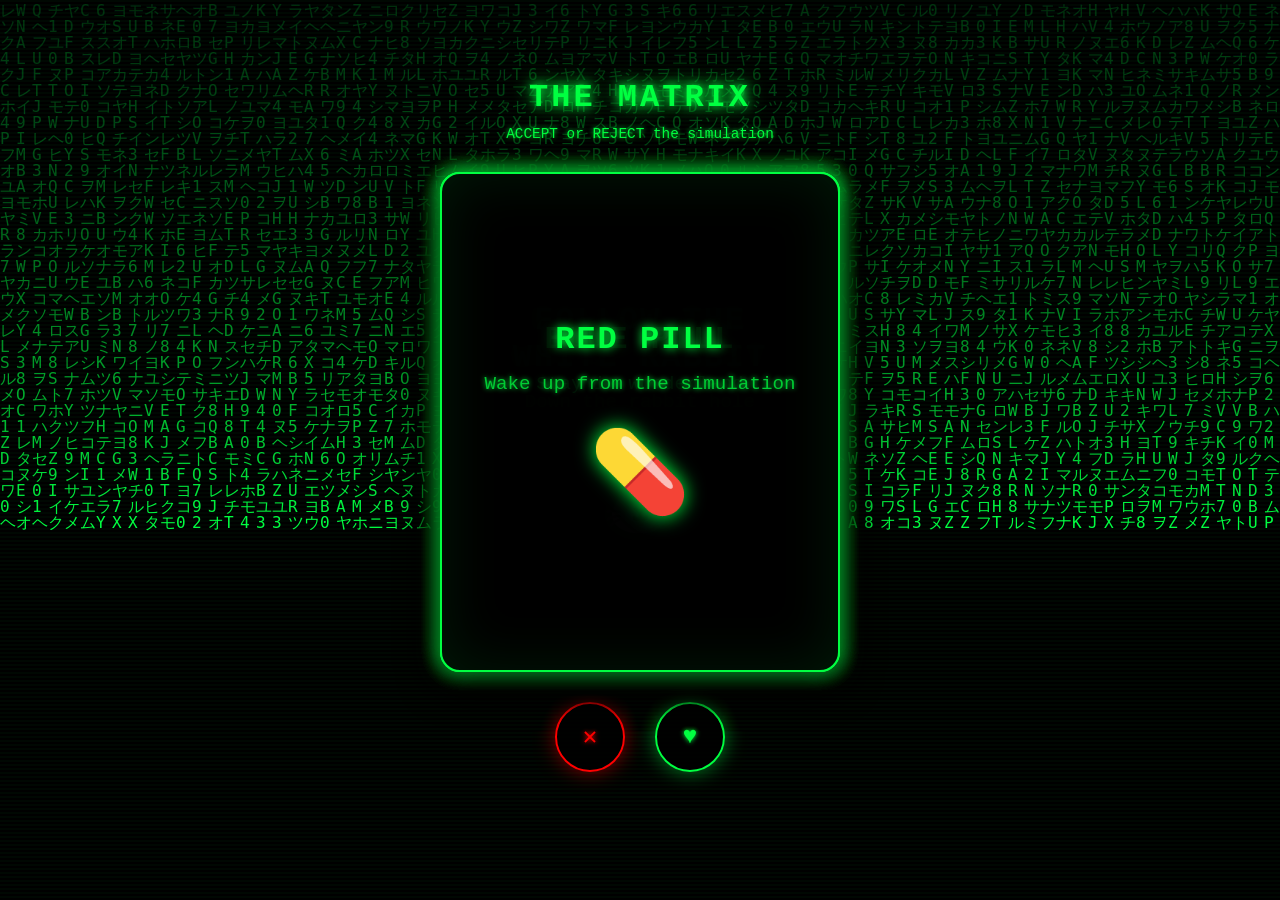
<file: index.html>
<!DOCTYPE html>
<html lang="en">
<head>
    <meta charset="UTF-8">
    <meta name="viewport" content="width=device-width, initial-scale=1.0">
    <title>THE MATRIX</title>
    <link rel="stylesheet" href="styles.css">
</head>
<body>
    <canvas id="matrix-bg"></canvas>
    <div class="container">
        <h1>THE MATRIX</h1>
        <p class="instructions">ACCEPT or REJECT the simulation</p>

        <div class="card-container">
            <div class="card" data-id="1">
                <div class="card-content">
                    <h2>RED PILL</h2>
                    <p>Wake up from the simulation</p>
                    <span class="emoji">💊</span>
                </div>
            </div>
            <div class="card" data-id="2">
                <div class="card-content">
                    <h2>BLUE PILL</h2>
                    <p>Stay in wonderland</p>
                    <span class="emoji">💊</span>
                </div>
            </div>
            <div class="card" data-id="3">
                <div class="card-content">
                    <h2>FOLLOW THE WHITE RABBIT</h2>
                    <p>Down the rabbit hole</p>
                    <span class="emoji">🐰</span>
                </div>
            </div>
            <div class="card" data-id="4">
                <div class="card-content">
                    <h2>THERE IS NO SPOON</h2>
                    <p>Free your mind</p>
                    <span class="emoji">🥄</span>
                </div>
            </div>
            <div class="card" data-id="5">
                <div class="card-content">
                    <h2>THE ONE</h2>
                    <p>You are the chosen one</p>
                    <span class="emoji">🕶️</span>
                </div>
            </div>
        </div>

        <div class="buttons">
            <button class="btn btn-nope" id="nope">✕</button>
            <button class="btn btn-like" id="like">♥</button>
        </div>

        <div class="status" id="status"></div>
    </div>

    <script src="script.js"></script>
</body>
</html>
</file>
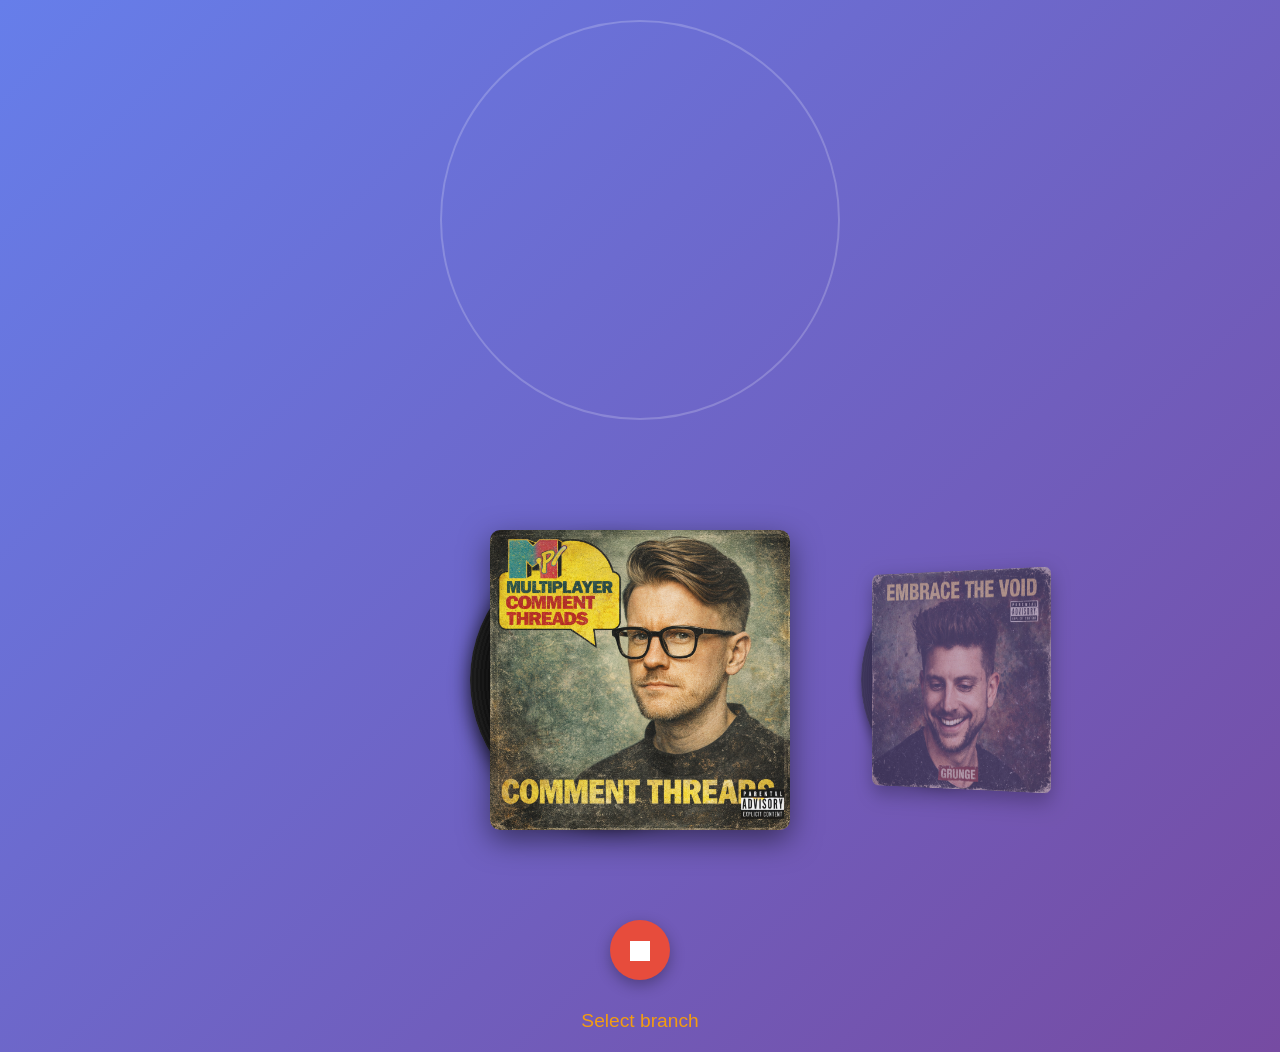
<file: vinyl.html>
<!DOCTYPE html>
<html lang="en">
<head>
    <meta charset="UTF-8">
    <meta name="viewport" content="width=device-width, initial-scale=1.0">
    <title>Vinyl Player</title>
    <link rel="stylesheet" href="vinyl-styles.css">
</head>
<body>
    <div class="player-container">
        <!-- Turntable area -->
        <div class="turntable">
            <div class="tonearm" id="tonearm"></div>
            <div class="vinyl-spinner" id="vinylSpinner">
                <div class="vinyl-label"></div>
            </div>
        </div>

        <!-- Album browser -->
        <div class="browser">
            <button class="nav-btn prev" id="prevBtn">‹</button>

            <div class="album-container">
                <div class="album" data-index="0">
                    <div class="sleeve">
                        <img src="cds/download.png" alt="Album 1">
                        <div class="vinyl" data-album="0">
                            <div class="vinyl-groove"></div>
                            <div class="vinyl-label-small"></div>
                        </div>
                    </div>
                </div>
                <div class="album" data-index="1">
                    <div class="sleeve">
                        <img src="cds/download (1).png" alt="Album 2">
                        <div class="vinyl" data-album="1">
                            <div class="vinyl-groove"></div>
                            <div class="vinyl-label-small"></div>
                        </div>
                    </div>
                </div>
                <div class="album" data-index="2">
                    <div class="sleeve">
                        <img src="cds/2.png" alt="Album 3">
                        <div class="vinyl" data-album="2">
                            <div class="vinyl-groove"></div>
                            <div class="vinyl-label-small"></div>
                        </div>
                    </div>
                </div>
            </div>

            <button class="nav-btn next" id="nextBtn">›</button>
        </div>

        <!-- Controls -->
        <div class="controls">
            <button class="control-btn" id="stopBtn">⏹</button>
            <div class="now-playing" id="nowPlaying">Select branch</div>
        </div>
    </div>

    <script src="vinyl-script.js"></script>
</body>
</html>
</file>
<file: styles.css>
* {
    margin: 0;
    padding: 0;
    box-sizing: border-box;
}

body {
    font-family: 'Courier New', monospace;
    background: #000;
    min-height: 100vh;
    display: flex;
    justify-content: center;
    align-items: center;
    padding: 20px;
    overflow: hidden;
    position: relative;
}

body::before {
    content: '';
    position: fixed;
    top: 0;
    left: 0;
    width: 100%;
    height: 100%;
    background:
        repeating-linear-gradient(
            0deg,
            transparent,
            transparent 2px,
            rgba(0, 255, 65, 0.03) 2px,
            rgba(0, 255, 65, 0.03) 4px
        );
    pointer-events: none;
    z-index: 1;
}

#matrix-bg {
    position: fixed;
    top: 0;
    left: 0;
    width: 100%;
    height: 100%;
    z-index: 0;
}

.container {
    max-width: 400px;
    width: 100%;
    text-align: center;
    position: relative;
    z-index: 2;
}

h1 {
    color: #00ff41;
    margin-bottom: 10px;
    font-size: 2em;
    text-shadow: 0 0 10px #00ff41, 0 0 20px #00ff41;
    letter-spacing: 3px;
    animation: glitch 3s infinite;
}

@keyframes glitch {
    0%, 100% { opacity: 1; }
    50% { opacity: 0.8; }
    51% { opacity: 1; }
}

.instructions {
    color: #00ff41;
    margin-bottom: 30px;
    font-size: 0.9em;
    text-shadow: 0 0 5px #00ff41;
}

.card-container {
    position: relative;
    width: 100%;
    height: 500px;
    margin-bottom: 30px;
}

.card {
    position: absolute;
    width: 100%;
    height: 100%;
    background: rgba(0, 0, 0, 0.9);
    border: 2px solid #00ff41;
    border-radius: 20px;
    box-shadow:
        0 0 20px rgba(0, 255, 65, 0.5),
        0 10px 40px rgba(0, 0, 0, 0.8),
        inset 0 0 60px rgba(0, 255, 65, 0.1);
    cursor: grab;
    transition: transform 0.1s ease;
    user-select: none;
}

.card:active {
    cursor: grabbing;
}

.card.swiping {
    transition: none;
}

.card.removed {
    transition: transform 0.3s ease, opacity 0.3s ease;
    opacity: 0;
}

.card-content {
    display: flex;
    flex-direction: column;
    justify-content: center;
    align-items: center;
    height: 100%;
    padding: 40px;
}

.card-content h2 {
    font-size: 2em;
    color: #00ff41;
    margin-bottom: 15px;
    text-shadow: 0 0 10px #00ff41;
    letter-spacing: 2px;
}

.card-content p {
    font-size: 1.2em;
    color: #00ff41;
    margin-bottom: 30px;
    text-shadow: 0 0 5px #00ff41;
    opacity: 0.8;
}

.emoji {
    font-size: 5em;
    filter: drop-shadow(0 0 10px #00ff41);
}

.card::before {
    content: 'ACCEPT';
    position: absolute;
    top: 40px;
    right: 40px;
    font-size: 2.5em;
    font-weight: bold;
    color: #00ff41;
    border: 3px solid #00ff41;
    padding: 10px 20px;
    border-radius: 5px;
    opacity: 0;
    transform: rotate(20deg);
    transition: opacity 0.1s ease;
    text-shadow: 0 0 10px #00ff41;
    box-shadow: 0 0 20px rgba(0, 255, 65, 0.5);
    font-family: 'Courier New', monospace;
}

.card::after {
    content: 'REJECT';
    position: absolute;
    top: 40px;
    left: 40px;
    font-size: 2.5em;
    font-weight: bold;
    color: #ff0000;
    border: 3px solid #ff0000;
    padding: 10px 20px;
    border-radius: 5px;
    opacity: 0;
    transform: rotate(-20deg);
    transition: opacity 0.1s ease;
    text-shadow: 0 0 10px #ff0000;
    box-shadow: 0 0 20px rgba(255, 0, 0, 0.5);
    font-family: 'Courier New', monospace;
}

.card.like::before {
    opacity: 1;
}

.card.nope::after {
    opacity: 1;
}

.buttons {
    display: flex;
    justify-content: center;
    gap: 30px;
    margin-bottom: 20px;
}

.btn {
    width: 70px;
    height: 70px;
    border-radius: 50%;
    border: 2px solid;
    font-size: 1.5em;
    cursor: pointer;
    transition: transform 0.2s ease, box-shadow 0.2s ease;
    font-family: 'Courier New', monospace;
    font-weight: bold;
    background: rgba(0, 0, 0, 0.8);
}

.btn:hover {
    transform: scale(1.1);
}

.btn:active {
    transform: scale(0.95);
}

.btn-nope {
    border-color: #ff0000;
    color: #ff0000;
    box-shadow: 0 0 20px rgba(255, 0, 0, 0.5);
    text-shadow: 0 0 5px #ff0000;
}

.btn-nope:hover {
    box-shadow: 0 0 30px rgba(255, 0, 0, 0.8);
}

.btn-like {
    border-color: #00ff41;
    color: #00ff41;
    box-shadow: 0 0 20px rgba(0, 255, 65, 0.5);
    text-shadow: 0 0 5px #00ff41;
}

.btn-like:hover {
    box-shadow: 0 0 30px rgba(0, 255, 65, 0.8);
}

.status {
    color: #00ff41;
    font-size: 1.2em;
    min-height: 30px;
    text-shadow: 0 0 10px #00ff41;
    letter-spacing: 2px;
}
</file>
<file: vinyl-styles.css>
* {
    margin: 0;
    padding: 0;
    box-sizing: border-box;
}

body {
    font-family: 'Arial', sans-serif;
    background: linear-gradient(135deg, #1a1a2e 0%, #16213e 100%);
    min-height: 100vh;
    display: flex;
    justify-content: center;
    align-items: center;
    padding: 20px;
    color: #fff;
    transition: background 3s ease;
}

body[data-album="0"] {
    background: linear-gradient(135deg, #667eea 0%, #764ba2 100%);
}

body[data-album="1"] {
    background: linear-gradient(135deg, #f093fb 0%, #f5576c 100%);
}

body[data-album="2"] {
    background: linear-gradient(135deg, #4facfe 0%, #00f2fe 100%);
}

.player-container {
    max-width: 1200px;
    width: 100%;
}

.title {
    text-align: center;
    font-size: 3em;
    margin-bottom: 40px;
    color: #f39c12;
    text-shadow: 2px 2px 4px rgba(0, 0, 0, 0.5);
    letter-spacing: 5px;
}

/* Turntable */
.turntable {
    position: relative;
    width: 400px;
    height: 400px;
    margin: 0 auto 60px;
    border: 2px solid rgba(255, 255, 255, 0.2);
    border-radius: 50%;
}

.vinyl-spinner {
    display: none;
}

@keyframes spin {
    from { transform: rotate(0deg) scale(1); }
    to { transform: rotate(360deg) scale(1); }
}

.vinyl-label {
    position: absolute;
    width: 100px;
    height: 100px;
    top: 50%;
    left: 50%;
    transform: translate(-50%, -50%);
    background: radial-gradient(circle, #8b4513 0%, #654321 100%);
    border-radius: 50%;
    border: 2px solid #d4af37;
}

.vinyl-label::before {
    content: '';
    position: absolute;
    width: 20px;
    height: 20px;
    top: 50%;
    left: 50%;
    transform: translate(-50%, -50%);
    background: #000;
    border-radius: 50%;
}

.tonearm {
    display: none;
}

/* Album Browser */
.browser {
    display: flex;
    align-items: center;
    justify-content: center;
    gap: 30px;
    margin-bottom: 40px;
    perspective: 2000px;
}

.album-container {
    display: flex;
    gap: 0;
    position: relative;
    width: 900px;
    height: 400px;
    align-items: center;
    justify-content: center;
    transform-style: preserve-3d;
}

.album {
    position: absolute;
    transition: all 0.4s cubic-bezier(0.25, 0.46, 0.45, 0.94);
    transform-style: preserve-3d;
}

/* Coverflow positions */
.album[data-position="-1"] {
    transform: translateX(-350px) translateZ(-200px) rotateY(45deg) scale(0.8);
    opacity: 0.6;
    z-index: 1;
}

.album[data-position="0"] {
    transform: translateX(0) translateZ(0) rotateY(0deg) scale(1);
    opacity: 1;
    z-index: 3;
}

.album[data-position="1"] {
    transform: translateX(350px) translateZ(-200px) rotateY(-45deg) scale(0.8);
    opacity: 0.6;
    z-index: 1;
}

.album[data-position="hidden-left"] {
    transform: translateX(-700px) translateZ(-400px) rotateY(60deg) scale(0.5);
    opacity: 0;
    z-index: 0;
}

.album[data-position="hidden-right"] {
    transform: translateX(700px) translateZ(-400px) rotateY(-60deg) scale(0.5);
    opacity: 0;
    z-index: 0;
}

.sleeve {
    width: 300px;
    height: 300px;
    position: relative;
    cursor: pointer;
    transition: all 0.3s ease;
    perspective: 1000px;
    transform-style: preserve-3d;
}

.album[data-position="0"] .sleeve img:hover {
    transform: scale(1.05);
}

.album:not([data-position="0"]) .sleeve {
    cursor: pointer;
}

.album[data-position="-1"] .sleeve:hover,
.album[data-position="1"] .sleeve:hover {
    filter: brightness(1.2);
}

.sleeve img {
    width: 100%;
    height: 100%;
    object-fit: cover;
    border-radius: 10px;
    box-shadow: 0 10px 30px rgba(0, 0, 0, 0.5);
    position: relative;
    z-index: 2;
    transition: transform 0.3s ease;
}

.vinyl {
    position: absolute;
    width: 280px;
    height: 280px;
    background: radial-gradient(circle, #1a1a1a 30%, #0a0a0a 100%);
    border-radius: 50%;
    top: 10px;
    left: -20px;
    box-shadow:
        0 5px 20px rgba(0, 0, 0, 0.8),
        inset 0 0 30px rgba(255, 255, 255, 0.1);
    transition: all 0.6s ease;
    z-index: 1;
}

.vinyl-groove {
    position: absolute;
    width: 100%;
    height: 100%;
    border-radius: 50%;
    background:
        repeating-radial-gradient(
            circle,
            transparent 0px,
            transparent 2px,
            rgba(255, 255, 255, 0.03) 2px,
            rgba(255, 255, 255, 0.03) 4px
        );
}

.vinyl-label-small {
    position: absolute;
    width: 90px;
    height: 90px;
    top: 50%;
    left: 50%;
    transform: translate(-50%, -50%);
    background: radial-gradient(circle, #8b4513 0%, #654321 100%);
    border-radius: 50%;
    border: 2px solid #d4af37;
}

.vinyl-label-small::before {
    content: '';
    position: absolute;
    width: 15px;
    height: 15px;
    top: 50%;
    left: 50%;
    transform: translate(-50%, -50%);
    background: #000;
    border-radius: 50%;
}

.sleeve.playing .vinyl {
    left: 10px;
    top: -450px;
    z-index: 10;
}

.sleeve.playing .vinyl.spinning {
    animation: spin 2s linear infinite;
}

/* Navigation Buttons */
.nav-btn {
    display: none;
}

/* Controls */
.controls {
    text-align: center;
}

.control-btn {
    width: 60px;
    height: 60px;
    border-radius: 50%;
    border: none;
    background: #e74c3c;
    color: white;
    font-size: 2em;
    cursor: pointer;
    margin-bottom: 20px;
    transition: all 0.3s ease;
    box-shadow: 0 5px 15px rgba(0, 0, 0, 0.3);
}

.control-btn:hover {
    transform: scale(1.1);
    box-shadow: 0 8px 20px rgba(0, 0, 0, 0.4);
}

.control-btn:active {
    transform: scale(0.95);
}

.now-playing {
    font-size: 1.2em;
    color: #f39c12;
    margin-top: 10px;
}
</file>
